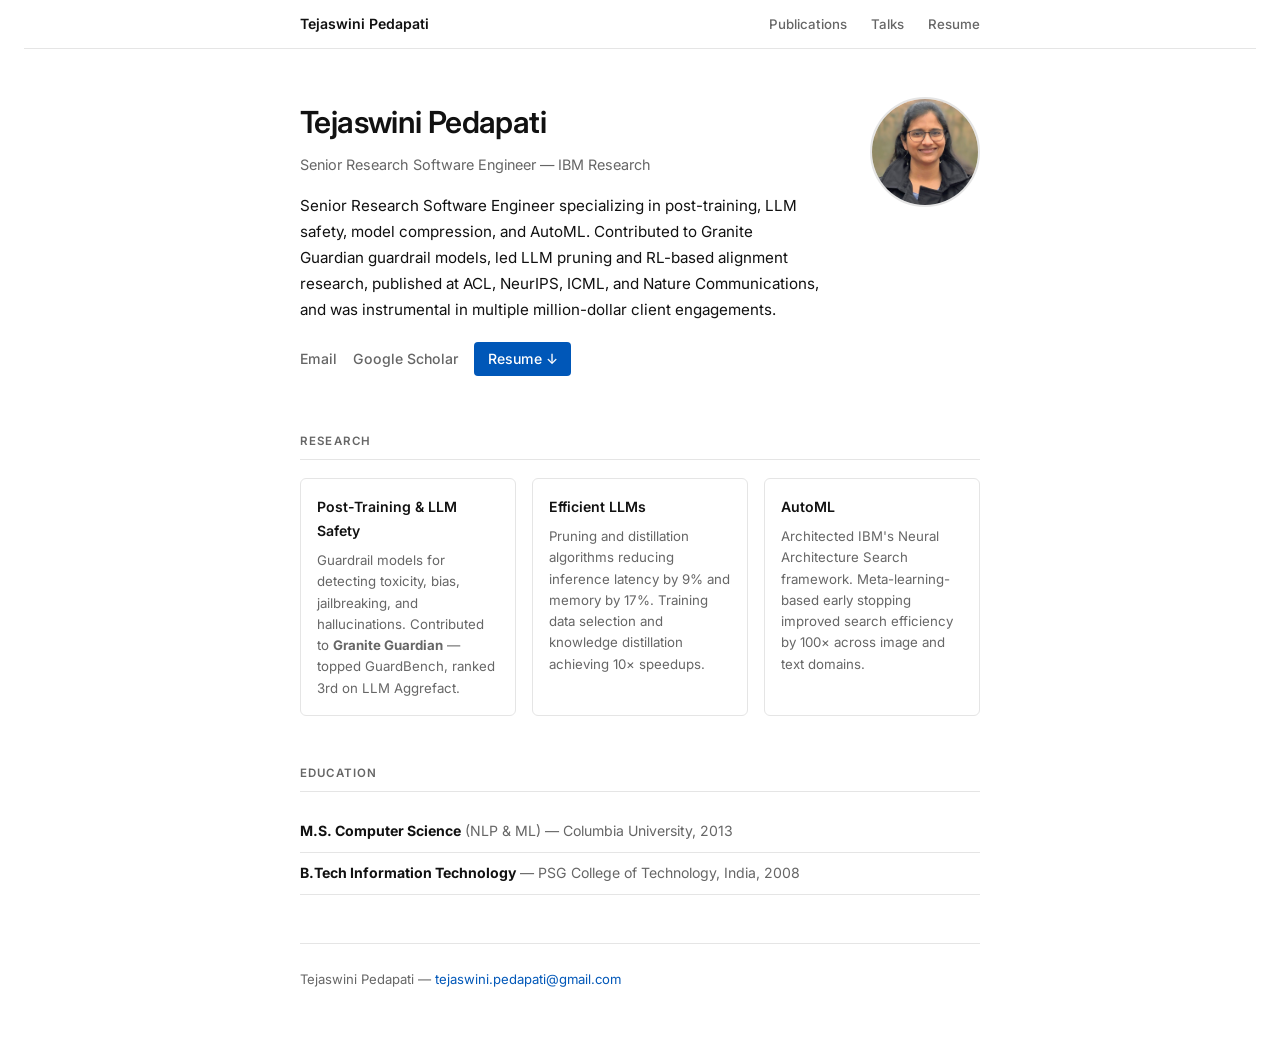
<file: index.html>
<!DOCTYPE html>
<html lang="en">
<head>
  <meta charset="UTF-8" />
  <meta name="viewport" content="width=device-width, initial-scale=1.0" />
  <title>Tejaswini Pedapati</title>
  <link rel="stylesheet" href="style.css" />
  <link href="https://fonts.googleapis.com/css2?family=Inter:wght@300;400;500;600&display=swap" rel="stylesheet" />
</head>
<body>

  <nav>
    <div class="nav-inner">
      <a href="index.html" class="nav-name">Tejaswini Pedapati</a>
      <ul>
        <li><a href="research.html#publications">Publications</a></li>
        <li><a href="research.html#talks">Talks</a></li>
        <li><a href="Tejaswini_Pedapati_Resume.pdf" target="_blank">Resume</a></li>
      </ul>
    </div>
  </nav>

  <main>

    <!-- HERO -->
    <section class="hero">
      <div class="hero-text">
        <h1>Tejaswini Pedapati</h1>
        <p class="role">Senior Research Software Engineer &mdash; IBM Research</p>
        <p class="bio">
          Senior Research Software Engineer specializing in post-training, LLM safety, model compression, and AutoML.
          Contributed to Granite Guardian guardrail models, led LLM pruning and RL-based alignment research,
          published at ACL, NeurIPS, ICML, and Nature Communications, and was instrumental in multiple million-dollar client engagements.
        </p>
        <div class="links">
          <a href="mailto:tejaswini.pedapati@gmail.com">Email</a>
          <a href="https://scholar.google.com/citations?user=nwSF2RkAAAAJ" target="_blank">Google Scholar</a>
          <a href="Tejaswini_Pedapati_Resume.pdf" target="_blank" class="btn">Resume &darr;</a>
        </div>
      </div>
      <img src="TejaswiniPedapati.png" alt="Tejaswini Pedapati" class="hero-photo" />
    </section>

    <!-- RESEARCH AREAS -->
    <section>
      <h2>Research</h2>
      <div class="card-grid">
        <div class="card">
          <h3>Post-Training & LLM Safety</h3>
          <p>Guardrail models for detecting toxicity, bias, jailbreaking, and hallucinations. Contributed to <strong>Granite Guardian</strong> — topped GuardBench, ranked 3rd on LLM Aggrefact.</p>
        </div>
        <div class="card">
          <h3>Efficient LLMs</h3>
          <p>Pruning and distillation algorithms reducing inference latency by 9% and memory by 17%. Training data selection and knowledge distillation achieving 10&times; speedups.</p>
        </div>
        <div class="card">
          <h3>AutoML</h3>
          <p>Architected IBM's Neural Architecture Search framework. Meta-learning-based early stopping improved search efficiency by 100&times; across image and text domains.</p>
        </div>
      </div>
    </section>

    <!-- EDUCATION -->
    <section>
      <h2>Education</h2>
      <ul class="edu-list">
        <li>
          <strong>M.S. Computer Science</strong> (NLP &amp; ML) &mdash; Columbia University, 2013
        </li>
        <li>
          <strong>B.Tech Information Technology</strong> &mdash; PSG College of Technology, India, 2008
        </li>
      </ul>
    </section>

  </main>

  <footer>
    <p>Tejaswini Pedapati &mdash; <a href="mailto:tejaswini.pedapati@gmail.com">tejaswini.pedapati@gmail.com</a></p>
  </footer>

</body>
</html>
</file>
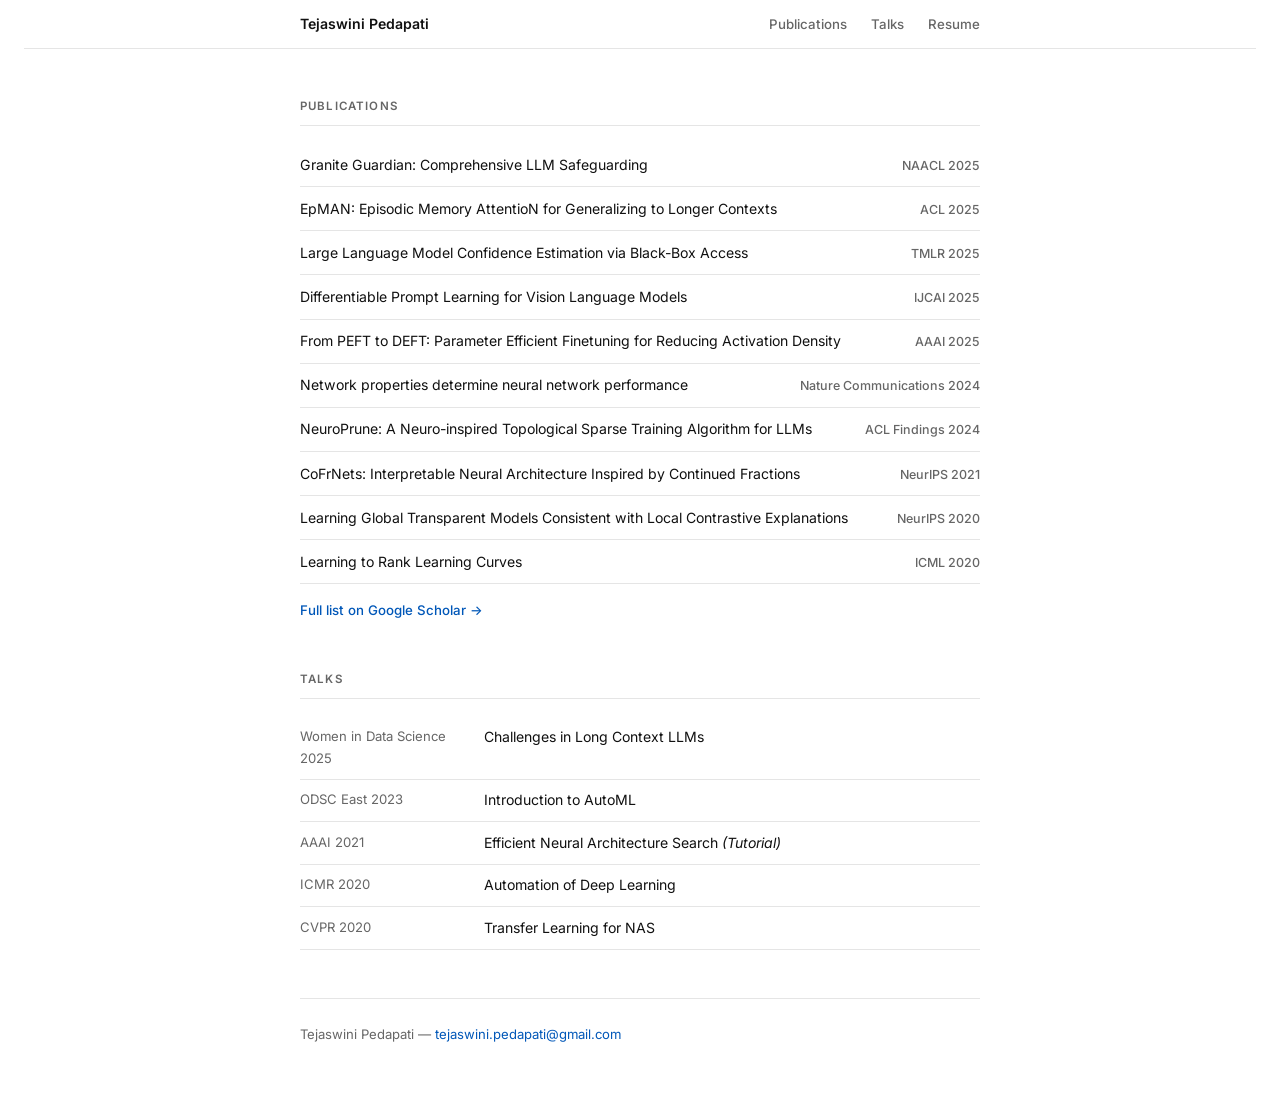
<file: research.html>
<!DOCTYPE html>
<html lang="en">
<head>
  <meta charset="UTF-8" />
  <meta name="viewport" content="width=device-width, initial-scale=1.0" />
  <title>Publications &amp; Talks &mdash; Tejaswini Pedapati</title>
  <link rel="stylesheet" href="style.css" />
  <link href="https://fonts.googleapis.com/css2?family=Inter:wght@300;400;500;600&display=swap" rel="stylesheet" />
</head>
<body>

  <nav>
    <div class="nav-inner">
      <a href="index.html" class="nav-name">Tejaswini Pedapati</a>
      <ul>
        <li><a href="research.html#publications">Publications</a></li>
        <li><a href="research.html#talks">Talks</a></li>
        <li><a href="Tejaswini_Pedapati_Resume.pdf" target="_blank">Resume</a></li>
      </ul>
    </div>
  </nav>

  <main>

    <!-- PUBLICATIONS -->
    <section id="publications">
      <h2>Publications</h2>
      <ul class="pub-list">
        <li>
          <a class="pub-title" href="https://aclanthology.org/2025.naacl-industry.49.pdf" target="_blank">Granite Guardian: Comprehensive LLM Safeguarding</a>
          <span class="venue">NAACL 2025</span>
        </li>
        <li>
          <a class="pub-title" href="https://aclanthology.org/2025.acl-long.574.pdf" target="_blank">EpMAN: Episodic Memory AttentioN for Generalizing to Longer Contexts</a>
          <span class="venue">ACL 2025</span>
        </li>
        <li>
          <a class="pub-title" href="https://openreview.net/pdf?id=WrWYChkyRI" target="_blank">Large Language Model Confidence Estimation via Black-Box Access</a>
          <span class="venue">TMLR 2025</span>
        </li>
        <li>
          <a class="pub-title" href="https://www.ijcai.org/proceedings/2025/0606.pdf" target="_blank">Differentiable Prompt Learning for Vision Language Models</a>
          <span class="venue">IJCAI 2025</span>
        </li>
        <li>
          <a class="pub-title" href="https://ojs.aaai.org/index.php/AAAI/article/view/34227/36382" target="_blank">From PEFT to DEFT: Parameter Efficient Finetuning for Reducing Activation Density</a>
          <span class="venue">AAAI 2025</span>
        </li>
        <li>
          <a class="pub-title" href="https://www.nature.com/articles/s41467-024-48069-8" target="_blank">Network properties determine neural network performance</a>
          <span class="venue">Nature Communications 2024</span>
        </li>
        <li>
          <a class="pub-title" href="https://aclanthology.org/2024.findings-acl.142.pdf" target="_blank">NeuroPrune: A Neuro-inspired Topological Sparse Training Algorithm for LLMs</a>
          <span class="venue">ACL Findings 2024</span>
        </li>
        <li>
          <a class="pub-title" href="https://openreview.net/pdf?id=kGXlIEQgvC" target="_blank">CoFrNets: Interpretable Neural Architecture Inspired by Continued Fractions</a>
          <span class="venue">NeurIPS 2021</span>
        </li>
        <li>
          <a class="pub-title" href="https://proceedings.neurips.cc/paper/2020/file/24aef8cb3281a2422a59b51659f1ad2e-Paper.pdf" target="_blank">Learning Global Transparent Models Consistent with Local Contrastive Explanations</a>
          <span class="venue">NeurIPS 2020</span>
        </li>
        <li>
          <a class="pub-title" href="https://proceedings.mlr.press/v119/wistuba20a/wistuba20a.pdf" target="_blank">Learning to Rank Learning Curves</a>
          <span class="venue">ICML 2020</span>
        </li>
      </ul>
      <a class="scholar-link" href="https://scholar.google.com/citations?user=nwSF2RkAAAAJ" target="_blank">Full list on Google Scholar &rarr;</a>
    </section>

    <!-- TALKS -->
    <section id="talks">
      <h2>Talks</h2>
      <ul class="talk-list">
        <li>
          <span>Women in Data Science 2025</span>
          <span class="talk-title">Challenges in Long Context LLMs</span>
        </li>
        <li>
          <span>ODSC East 2023</span>
          <span class="talk-title">Introduction to AutoML</span>
        </li>
        <li>
          <span>AAAI 2021</span>
          <span class="talk-title">Efficient Neural Architecture Search <em>(Tutorial)</em></span>
        </li>
        <li>
          <span>ICMR 2020</span>
          <span class="talk-title">Automation of Deep Learning</span>
        </li>
        <li>
          <span>CVPR 2020</span>
          <span class="talk-title">Transfer Learning for NAS</span>
        </li>
      </ul>
    </section>

  </main>

  <footer>
    <p>Tejaswini Pedapati &mdash; <a href="mailto:tejaswini.pedapati@gmail.com">tejaswini.pedapati@gmail.com</a></p>
  </footer>

</body>
</html>
</file>
<file: style.css>
*, *::before, *::after { box-sizing: border-box; margin: 0; padding: 0; }

:root {
  --bg:      #ffffff;
  --text:    #111111;
  --muted:   #666666;
  --accent:  #0057b8;
  --border:  #e5e5e5;
  --max-w:   680px;
}

html { scroll-behavior: smooth; }

body {
  font-family: 'Inter', sans-serif;
  background: var(--bg);
  color: var(--text);
  font-size: 15px;
  line-height: 1.7;
  padding: 0 1.5rem 4rem;
}

/* ── Nav ──────────────────────────────────────────── */
nav {
  border-bottom: 1px solid var(--border);
  margin-bottom: 3rem;
}

.nav-inner {
  max-width: var(--max-w);
  margin: 0 auto;
  display: flex;
  align-items: center;
  justify-content: space-between;
  height: 48px;
}

.nav-name {
  font-size: 0.88rem;
  font-weight: 600;
  color: var(--text);
  text-decoration: none;
}
.nav-name:hover { color: var(--accent); text-decoration: none; }

nav ul {
  list-style: none;
  display: flex;
  gap: 1.5rem;
}

nav ul li a {
  font-size: 0.83rem;
  color: var(--muted);
  font-weight: 500;
  text-decoration: none;
}
nav ul li a:hover { color: var(--accent); }

main {
  max-width: var(--max-w);
  margin: 0 auto;
}

a { color: var(--accent); text-decoration: none; }
a:hover { text-decoration: underline; }

/* ── Hero ─────────────────────────────────────────── */
.hero {
  display: flex;
  align-items: flex-start;
  justify-content: space-between;
  gap: 2rem;
  margin-bottom: 3.5rem;
}

.hero-text { flex: 1; }

.hero-photo {
  width: 110px;
  height: 110px;
  object-fit: cover;
  border-radius: 50%;
  flex-shrink: 0;
  border: 2px solid var(--border);
}

.hero h1 {
  font-size: 1.9rem;
  font-weight: 600;
  letter-spacing: -0.02em;
  margin-bottom: 0.25rem;
}

.role {
  font-size: 0.9rem;
  color: var(--muted);
  margin-bottom: 1rem;
}

.bio {
  font-size: 0.95rem;
  color: var(--text);
  max-width: 520px;
  margin-bottom: 1.25rem;
}

.links {
  display: flex;
  gap: 1rem;
  align-items: center;
  flex-wrap: wrap;
}

.links a {
  font-size: 0.88rem;
  font-weight: 500;
  color: var(--muted);
}
.links a:hover { color: var(--accent); text-decoration: none; }

.btn {
  background: var(--accent);
  color: #fff !important;
  padding: 0.3rem 0.85rem;
  border-radius: 4px;
  font-size: 0.85rem;
  font-weight: 500;
  transition: opacity 0.15s;
}
.btn:hover { opacity: 0.85; }

/* ── Sections ─────────────────────────────────────── */
section {
  margin-bottom: 3rem;
}

h2 {
  font-size: 0.72rem;
  font-weight: 600;
  text-transform: uppercase;
  letter-spacing: 0.1em;
  color: var(--muted);
  margin-bottom: 1.1rem;
  padding-bottom: 0.5rem;
  border-bottom: 1px solid var(--border);
}

/* ── Research cards ───────────────────────────────── */
.card-grid {
  display: grid;
  grid-template-columns: repeat(3, 1fr);
  gap: 1rem;
}

.card {
  padding: 1rem;
  border: 1px solid var(--border);
  border-radius: 6px;
}

.card h3 {
  font-size: 0.88rem;
  font-weight: 600;
  margin-bottom: 0.45rem;
}

.card p {
  font-size: 0.83rem;
  color: var(--muted);
  line-height: 1.6;
}

/* ── Publications ─────────────────────────────────── */
.pub-list {
  list-style: none;
  padding: 0;
}

.pub-list li {
  display: flex;
  justify-content: space-between;
  align-items: baseline;
  gap: 1rem;
  padding: 0.6rem 0;
  border-bottom: 1px solid var(--border);
  font-size: 0.88rem;
}

.pub-title {
  color: var(--text);
  flex: 1;
  font-size: 0.88rem;
}

a.pub-title {
  color: var(--text);
  text-decoration: none;
}
a.pub-title:hover {
  color: var(--accent);
  text-decoration: underline;
}

.venue {
  font-size: 0.78rem;
  color: var(--muted);
  white-space: nowrap;
  font-weight: 500;
}

.scholar-link {
  display: inline-block;
  margin-top: 0.9rem;
  font-size: 0.83rem;
  font-weight: 500;
}

/* ── Talks ────────────────────────────────────────── */
.talk-list {
  list-style: none;
  padding: 0;
}

.talk-list li {
  display: flex;
  gap: 1.5rem;
  padding: 0.55rem 0;
  border-bottom: 1px solid var(--border);
  font-size: 0.88rem;
}

.talk-list li span:first-child {
  width: 160px;
  flex-shrink: 0;
  color: var(--muted);
  font-size: 0.82rem;
}

.talk-title {
  color: var(--text);
}

/* ── Education ────────────────────────────────────── */
.edu-list {
  list-style: none;
  padding: 0;
}

.edu-list li {
  font-size: 0.88rem;
  padding: 0.55rem 0;
  border-bottom: 1px solid var(--border);
  color: var(--muted);
}

.edu-list li strong { color: var(--text); }

/* ── Footer ───────────────────────────────────────── */
footer {
  max-width: var(--max-w);
  margin: 3rem auto 0;
  padding-top: 1.5rem;
  border-top: 1px solid var(--border);
  font-size: 0.82rem;
  color: var(--muted);
}

/* ── Responsive ───────────────────────────────────── */
@media (max-width: 580px) {
  .hero { flex-direction: column-reverse; align-items: center; text-align: center; }
  .hero-photo { width: 90px; height: 90px; }
  .links { justify-content: center; }
  .card-grid { grid-template-columns: 1fr; }
  .pub-list li { flex-direction: column; gap: 0.15rem; }
  .talk-list li span:first-child { width: auto; }
}
</file>
